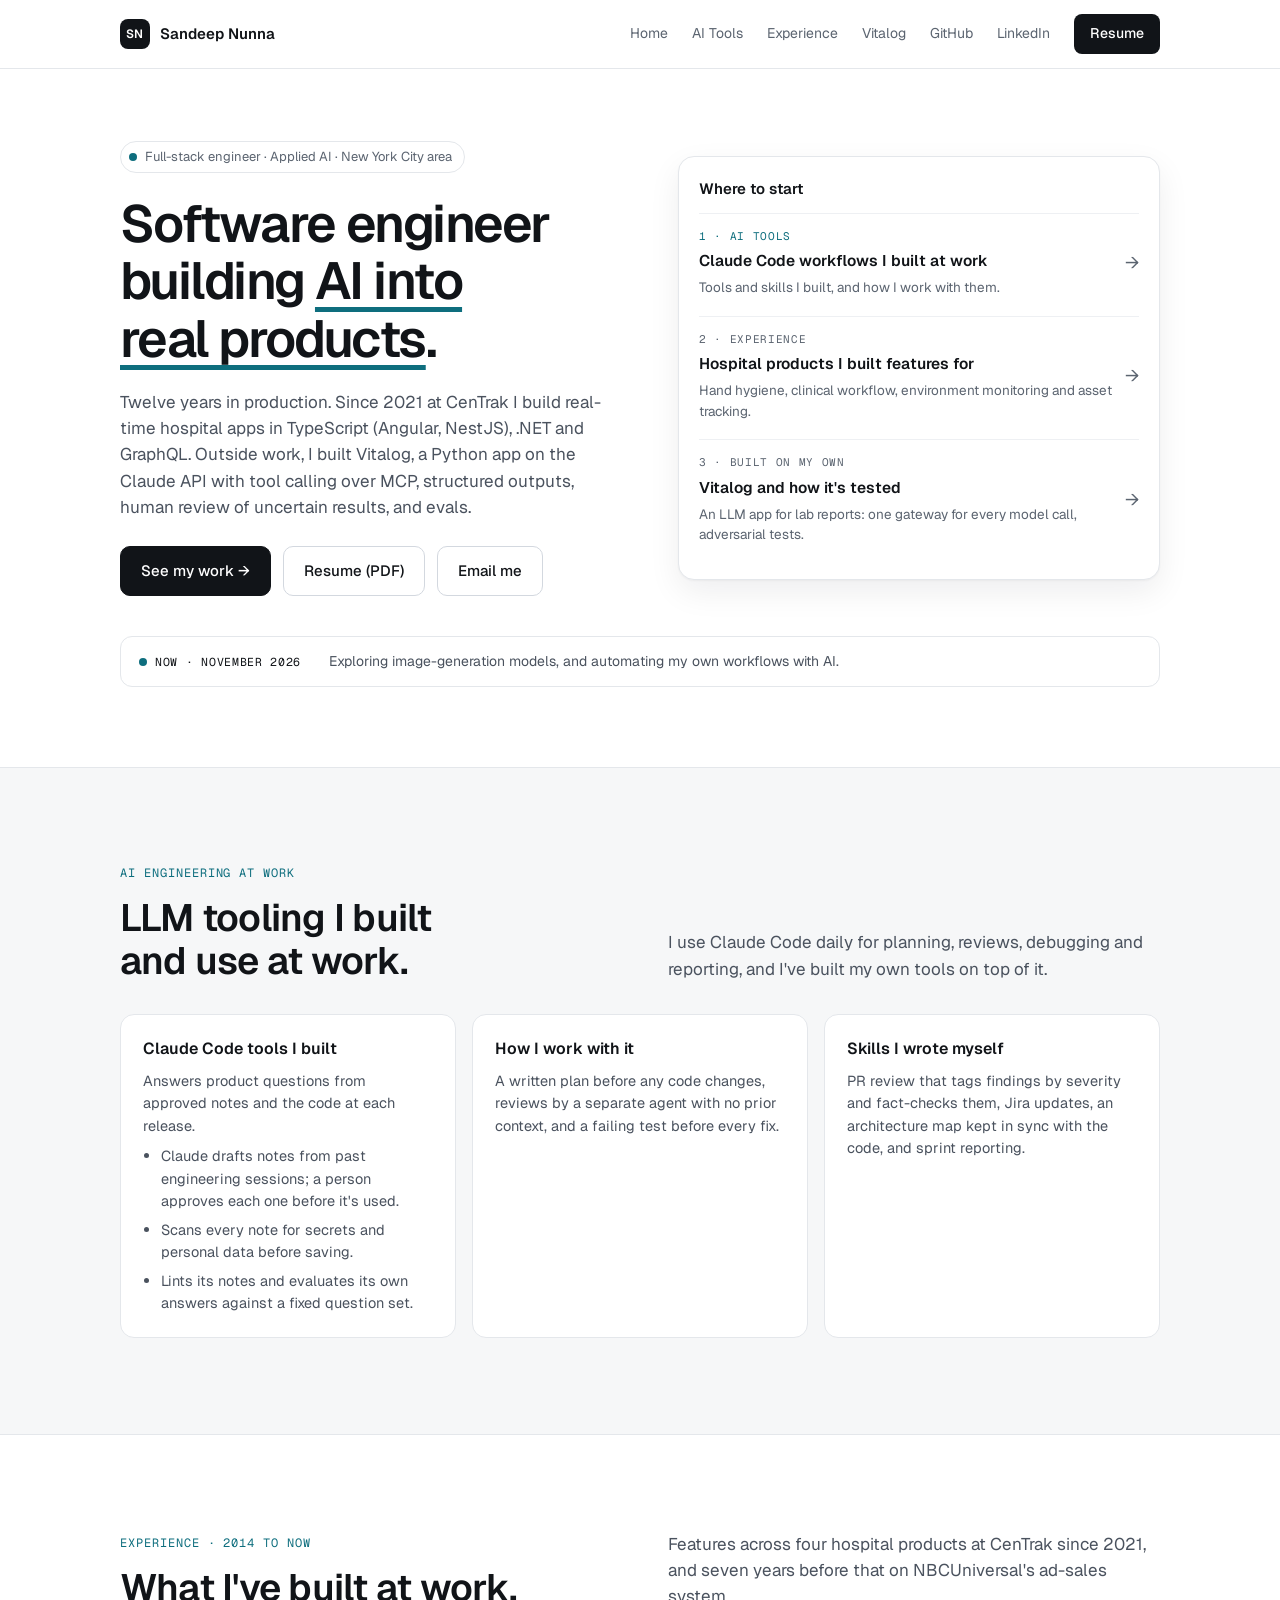
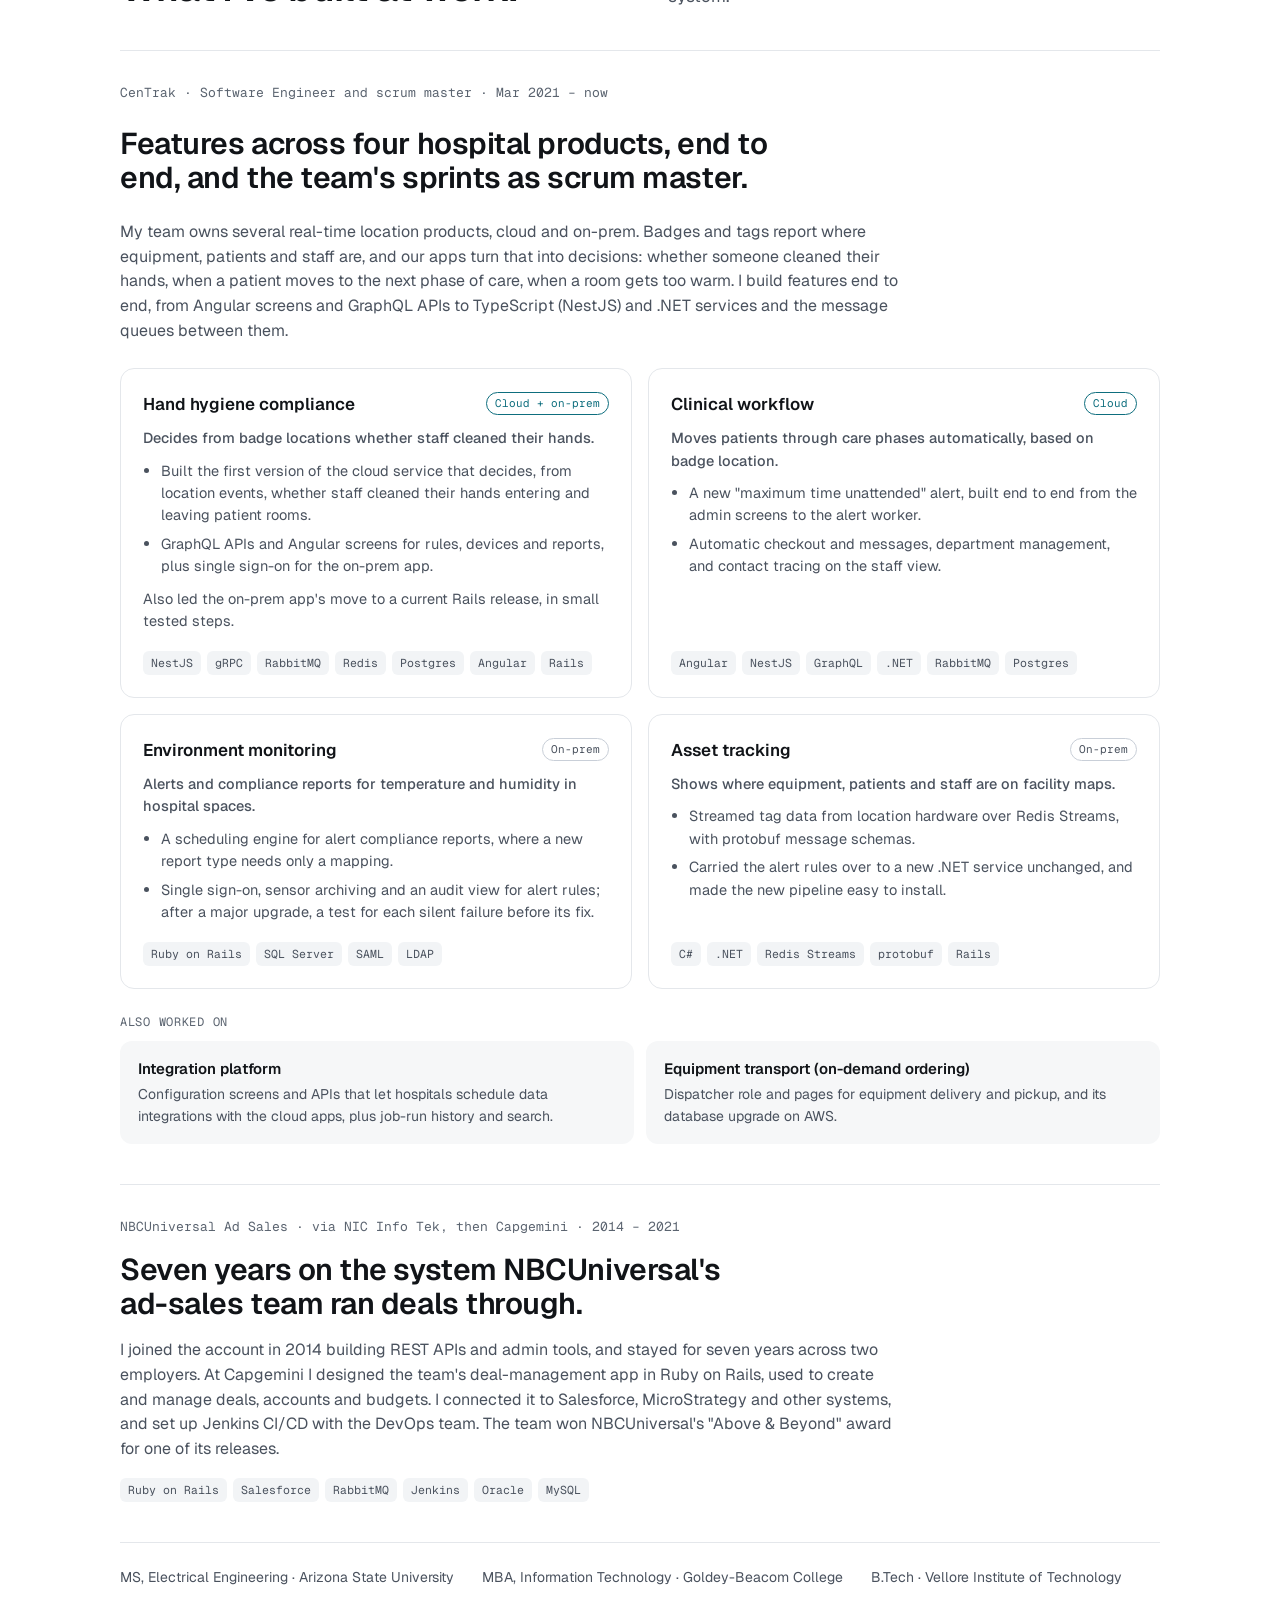
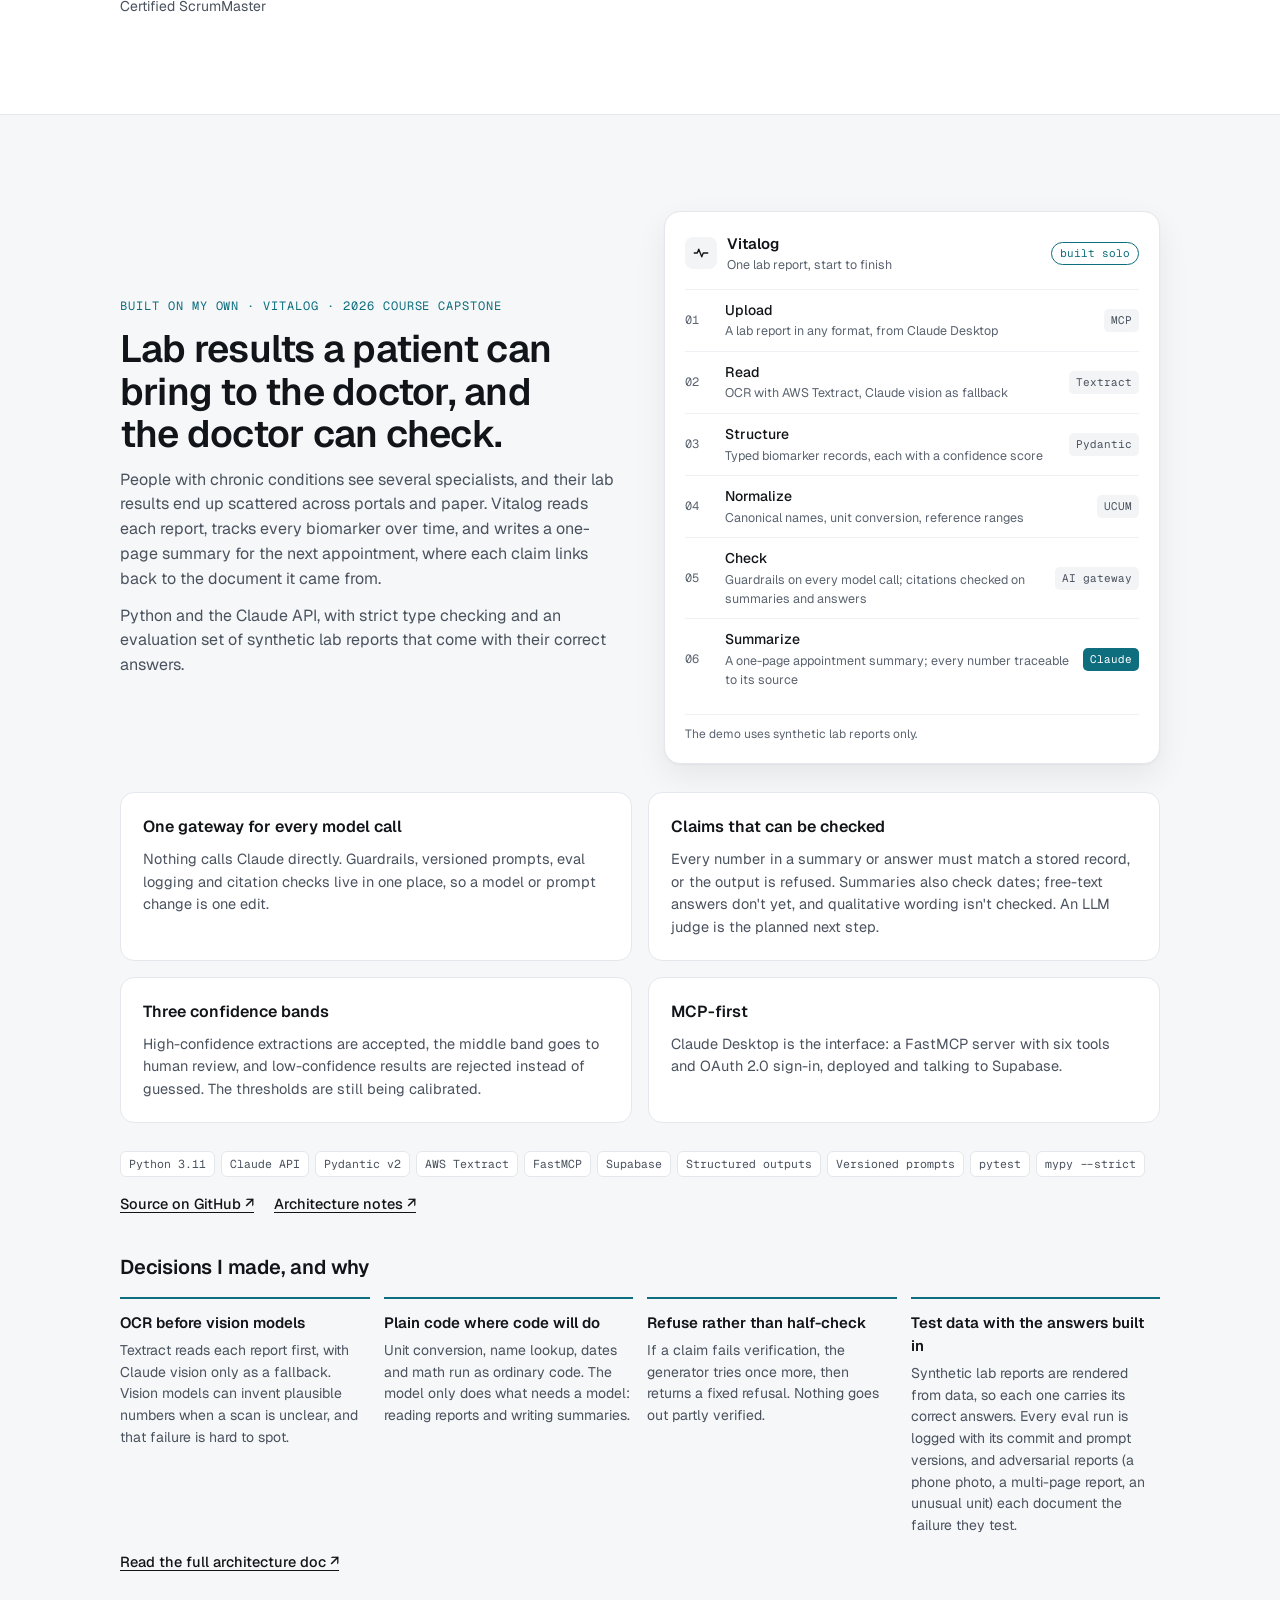
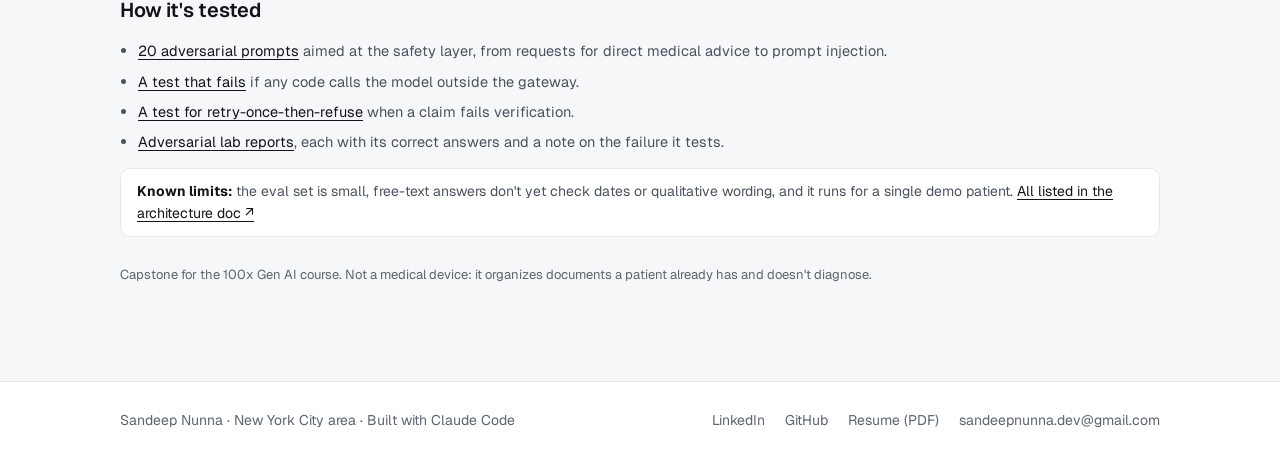
<file: index.html>
<!doctype html>
<html lang="en">
<head>
<meta charset="utf-8">
<meta name="viewport" content="width=device-width, initial-scale=1">
<title>Sandeep Nunna — Software engineer building AI into real products</title>
<meta name="description" content="Full-stack software engineer in the New York City area. Twelve years building production web apps; now building AI into real products with the Claude API and Claude Code.">
<link rel="canonical" href="https://sandeepnunna90.github.io/">
<meta name="theme-color" content="#FFFFFF">
<link rel="icon" href="assets/favicon.svg" type="image/svg+xml">

<meta property="og:type" content="profile">
<meta property="og:site_name" content="Sandeep Nunna">
<meta property="og:url" content="https://sandeepnunna90.github.io/">
<meta property="og:title" content="Sandeep Nunna — Software engineer building AI into real products">
<meta property="og:description" content="Twelve years building production web apps; now building AI into real products with the Claude API and Claude Code.">
<meta property="og:image" content="https://sandeepnunna90.github.io/assets/og.png">
<meta property="og:image:width" content="1200">
<meta property="og:image:height" content="630">
<meta property="og:image:alt" content="Sandeep Nunna. Software engineer building AI into real products.">
<meta property="profile:first_name" content="Sandeep">
<meta property="profile:last_name" content="Nunna">
<meta name="twitter:card" content="summary_large_image">
<meta name="twitter:title" content="Sandeep Nunna — Software engineer building AI into real products">
<meta name="twitter:description" content="Twelve years building production web apps; now building AI into real products with the Claude API and Claude Code.">
<meta name="twitter:image" content="https://sandeepnunna90.github.io/assets/og.png">

<script type="application/ld+json">
{
  "@context": "https://schema.org",
  "@type": "Person",
  "name": "Sandeep Nunna",
  "url": "https://sandeepnunna90.github.io/",
  "jobTitle": "Full-stack engineer",
  "homeLocation": { "@type": "Place", "name": "New York City area" },
  "knowsAbout": ["Full-stack development", "TypeScript", "Angular", "NestJS", ".NET", "GraphQL", "Ruby on Rails", "Python", "Claude API", "Claude Code", "Model Context Protocol", "LLM evaluation"],
  "email": "mailto:sandeepnunna.dev@gmail.com",
  "sameAs": ["https://www.linkedin.com/in/sandeep-nunna", "https://github.com/sandeepnunna90"]
}
</script>

<link rel="preconnect" href="https://fonts.googleapis.com">
<link rel="preconnect" href="https://fonts.gstatic.com" crossorigin>
<link rel="stylesheet" href="https://fonts.googleapis.com/css2?family=Geist:wght@400;500;600;700&amp;family=Geist+Mono:wght@400;500&amp;display=swap">
<link rel="stylesheet" href="assets/styles.css">
</head>
<body>
<a class="skip" href="#main">Skip to content</a>

<header class="site-header">
  <div class="wrap">
    <a class="brand" href="#top" aria-label="Sandeep Nunna, back to top">
      <span class="brand-mark" aria-hidden="true">SN</span>
      <span class="brand-name">Sandeep Nunna</span>
    </a>
    <nav class="site-nav" aria-label="Main">
      <a class="nav-home" href="#top">Home</a>
      <a class="nav-section" href="#ai">AI Tools</a>
      <a class="nav-section" href="#experience">Experience</a>
      <a class="nav-section" href="#vitalog">Vitalog</a>
      <a class="nav-ext" href="https://github.com/sandeepnunna90">GitHub</a>
      <a class="nav-ext" href="https://www.linkedin.com/in/sandeep-nunna">LinkedIn</a>
      <a class="btn-small" href="resume.pdf">Resume</a>
    </nav>
  </div>
</header>

<main id="main">

<section id="top" class="hero">
  <div class="wrap">
    <div class="hero-row">
      <div class="hero-text">
        <div class="pill"><span class="dot" aria-hidden="true"></span>Full-stack engineer · Applied AI · New York City area</div>
        <h1>Software engineer building <span class="underline">AI into real products</span>.</h1>
        <p class="lead">Twelve years in production. Since 2021 at CenTrak I build real-time hospital apps in TypeScript (Angular, NestJS), .NET and GraphQL. Outside work, I built Vitalog, a Python app on the Claude API with tool calling over MCP, structured outputs, human review of uncertain results, and evals.</p>
        <div class="btn-row">
          <a class="btn btn-primary" href="#experience">See my work →</a>
          <a class="btn" href="resume.pdf">Resume (PDF)</a>
          <a class="btn" href="mailto:sandeepnunna.dev@gmail.com">Email me</a>
        </div>
      </div>

      <nav class="review" aria-labelledby="review-title">
        <div class="review-title" id="review-title">Where to start</div>
        <a href="#ai">
          <span class="review-step">
            <span class="review-label is-accent">1 · AI Tools</span>
            <span class="review-head">Claude Code workflows I built at work</span>
            <span class="review-sub">Tools and skills I built, and how I work with them.</span>
          </span>
          <span class="review-arrow" aria-hidden="true">→</span>
        </a>
        <a href="#experience">
          <span class="review-step">
            <span class="review-label">2 · Experience</span>
            <span class="review-head">Hospital products I built features for</span>
            <span class="review-sub">Hand hygiene, clinical workflow, environment monitoring and asset tracking.</span>
          </span>
          <span class="review-arrow" aria-hidden="true">→</span>
        </a>
        <a href="#vitalog">
          <span class="review-step">
            <span class="review-label">3 · Built on my own</span>
            <span class="review-head">Vitalog and how it's tested</span>
            <span class="review-sub">An LLM app for lab reports: one gateway for every model call, adversarial tests.</span>
          </span>
          <span class="review-arrow" aria-hidden="true">→</span>
        </a>
      </nav>
    </div>

    <p class="now">
      <span class="now-label"><span class="dot" aria-hidden="true"></span>Now · November 2026</span>
      <span>Exploring image-generation models, and automating my own workflows with AI.</span>
    </p>
  </div>
</section>

<section id="ai" class="section band" aria-labelledby="ai-title">
  <div class="wrap">
    <div class="section-head">
      <div>
        <div class="eyebrow">AI engineering at work</div>
        <h2 id="ai-title">LLM tooling I built and use at work.</h2>
      </div>
      <p>I use Claude Code daily for planning, reviews, debugging and reporting, and I've built my own tools on top of it.</p>
    </div>
    <div class="grid-3">
      <article class="card">
        <h3 class="card-title">Claude Code tools I built</h3>
        <p>Answers product questions from approved notes and the code at each release.</p>
        <ul class="bullets">
          <li>Claude drafts notes from past engineering sessions; a person approves each one before it's used.</li>
          <li>Scans every note for secrets and personal data before saving.</li>
          <li>Lints its notes and evaluates its own answers against a fixed question set.</li>
        </ul>
      </article>
      <article class="card">
        <h3 class="card-title">How I work with it</h3>
        <p>A written plan before any code changes, reviews by a separate agent with no prior context, and a failing test before every fix.</p>
      </article>
      <article class="card">
        <h3 class="card-title">Skills I wrote myself</h3>
        <p>PR review that tags findings by severity and fact-checks them, Jira updates, an architecture map kept in sync with the code, and sprint reporting.</p>
      </article>
    </div>
  </div>
</section>

<section id="experience" class="section" aria-labelledby="experience-title">
  <div class="wrap">
    <div class="section-head">
      <div>
        <div class="eyebrow">Experience · 2014 to now</div>
        <h2 id="experience-title">What I've built at work.</h2>
      </div>
      <p>Features across four hospital products at CenTrak since 2021, and seven years before that on NBCUniversal's ad-sales system.</p>
    </div>

    <article class="job">
      <div class="job-meta">CenTrak · Software Engineer and scrum master · Mar 2021 – now</div>
      <h3>Features across four hospital products, end to end, and the team's sprints as scrum master.</h3>
      <p>My team owns several real-time location products, cloud and on-prem. Badges and tags report where equipment, patients and staff are, and our apps turn that into decisions: whether someone cleaned their hands, when a patient moves to the next phase of care, when a room gets too warm. I build features end to end, from Angular screens and GraphQL APIs to TypeScript (NestJS) and .NET services and the message queues between them.</p>

      <div class="grid-2">
        <section class="card product" aria-label="Hand hygiene compliance">
          <div class="product-top"><h4 class="product-name">Hand hygiene compliance</h4><span class="badge is-accent">Cloud + on-prem</span></div>
          <p class="product-what">Decides from badge locations whether staff cleaned their hands.</p>
          <ul class="bullets">
            <li>Built the first version of the cloud service that decides, from location events, whether staff cleaned their hands entering and leaving patient rooms.</li>
            <li>GraphQL APIs and Angular screens for rules, devices and reports, plus single sign-on for the on-prem app.</li>
          </ul>
          <p class="product-also">Also led the on-prem app's move to a current Rails release, in small tested steps.</p>
          <ul class="tags" aria-label="Technologies">
            <li>NestJS</li><li>gRPC</li><li>RabbitMQ</li><li>Redis</li><li>Postgres</li><li>Angular</li><li>Rails</li>
          </ul>
        </section>

        <section class="card product" aria-label="Clinical workflow">
          <div class="product-top"><h4 class="product-name">Clinical workflow</h4><span class="badge is-accent">Cloud</span></div>
          <p class="product-what">Moves patients through care phases automatically, based on badge location.</p>
          <ul class="bullets">
            <li>A new "maximum time unattended" alert, built end to end from the admin screens to the alert worker.</li>
            <li>Automatic checkout and messages, department management, and contact tracing on the staff view.</li>
          </ul>
          <ul class="tags" aria-label="Technologies">
            <li>Angular</li><li>NestJS</li><li>GraphQL</li><li>.NET</li><li>RabbitMQ</li><li>Postgres</li>
          </ul>
        </section>

        <section class="card product" aria-label="Environment monitoring">
          <div class="product-top"><h4 class="product-name">Environment monitoring</h4><span class="badge">On-prem</span></div>
          <p class="product-what">Alerts and compliance reports for temperature and humidity in hospital spaces.</p>
          <ul class="bullets">
            <li>A scheduling engine for alert compliance reports, where a new report type needs only a mapping.</li>
            <li>Single sign-on, sensor archiving and an audit view for alert rules; after a major upgrade, a test for each silent failure before its fix.</li>
          </ul>
          <ul class="tags" aria-label="Technologies">
            <li>Ruby on Rails</li><li>SQL Server</li><li>SAML</li><li>LDAP</li>
          </ul>
        </section>

        <section class="card product" aria-label="Asset tracking">
          <div class="product-top"><h4 class="product-name">Asset tracking</h4><span class="badge">On-prem</span></div>
          <p class="product-what">Shows where equipment, patients and staff are on facility maps.</p>
          <ul class="bullets">
            <li>Streamed tag data from location hardware over Redis Streams, with protobuf message schemas.</li>
            <li>Carried the alert rules over to a new .NET service unchanged, and made the new pipeline easy to install.</li>
          </ul>
          <ul class="tags" aria-label="Technologies">
            <li>C#</li><li>.NET</li><li>Redis Streams</li><li>protobuf</li><li>Rails</li>
          </ul>
        </section>
      </div>

      <div class="also">
        <div class="also-label">Also worked on</div>
        <div class="grid-2">
          <div class="also-item">
            <h4>Integration platform</h4>
            <p>Configuration screens and APIs that let hospitals schedule data integrations with the cloud apps, plus job-run history and search.</p>
          </div>
          <div class="also-item">
            <h4>Equipment transport (on-demand ordering)</h4>
            <p>Dispatcher role and pages for equipment delivery and pickup, and its database upgrade on AWS.</p>
          </div>
        </div>
      </div>
    </article>

    <article class="job is-compact">
      <div class="job-meta">NBCUniversal Ad Sales · via NIC Info Tek, then Capgemini · 2014 – 2021</div>
      <h3>Seven years on the system NBCUniversal's ad-sales team ran deals through.</h3>
      <p>I joined the account in 2014 building REST APIs and admin tools, and stayed for seven years across two employers. At Capgemini I designed the team's deal-management app in Ruby on Rails, used to create and manage deals, accounts and budgets. I connected it to Salesforce, MicroStrategy and other systems, and set up Jenkins CI/CD with the DevOps team. The team won NBCUniversal's "Above &amp; Beyond" award for one of its releases.</p>
      <ul class="tags" aria-label="Technologies">
        <li>Ruby on Rails</li><li>Salesforce</li><li>RabbitMQ</li><li>Jenkins</li><li>Oracle</li><li>MySQL</li>
      </ul>
    </article>

    <ul class="education" aria-label="Education and certification">
      <li>MS, Electrical Engineering · Arizona State University</li>
      <li>MBA, Information Technology · Goldey-Beacom College</li>
      <li>B.Tech · Vellore Institute of Technology</li>
      <li>Certified ScrumMaster</li>
    </ul>
  </div>
</section>

<section id="vitalog" class="section band" aria-labelledby="vitalog-title">
  <div class="wrap">
    <div class="vitalog-top">
      <div class="vitalog-text">
        <div class="eyebrow">Built on my own · Vitalog · 2026 course capstone</div>
        <h2 id="vitalog-title">Lab results a patient can bring to the doctor, and the doctor can check.</h2>
        <p>People with chronic conditions see several specialists, and their lab results end up scattered across portals and paper. Vitalog reads each report, tracks every biomarker over time, and writes a one-page summary for the next appointment, where each claim links back to the document it came from.</p>
        <p>Python and the Claude API, with strict type checking and an evaluation set of synthetic lab reports that come with their correct answers.</p>
      </div>
      <figure class="pipeline" aria-labelledby="pipeline-name">
        <div class="pipeline-head">
          <div class="pipeline-id">
            <span class="pipeline-icon"><svg width="18" height="18" viewBox="0 0 24 24" fill="none" stroke="#111418" stroke-width="1.8" stroke-linecap="round" stroke-linejoin="round" aria-hidden="true"><path d="M3 12h4l2-5 4 10 2-5h6"></path></svg></span>
            <div>
              <div class="pipeline-name" id="pipeline-name">Vitalog</div>
              <div class="pipeline-sub">One lab report, start to finish</div>
            </div>
          </div>
          <span class="badge is-accent">built solo</span>
        </div>
        <ol>
          <li><span class="step-no">01</span><div><div class="step-name">Upload</div><div class="step-what">A lab report in any format, from Claude Desktop</div></div><span class="step-tool">MCP</span></li>
          <li><span class="step-no">02</span><div><div class="step-name">Read</div><div class="step-what">OCR with AWS Textract, Claude vision as fallback</div></div><span class="step-tool">Textract</span></li>
          <li><span class="step-no">03</span><div><div class="step-name">Structure</div><div class="step-what">Typed biomarker records, each with a confidence score</div></div><span class="step-tool">Pydantic</span></li>
          <li><span class="step-no">04</span><div><div class="step-name">Normalize</div><div class="step-what">Canonical names, unit conversion, reference ranges</div></div><span class="step-tool">UCUM</span></li>
          <li><span class="step-no">05</span><div><div class="step-name">Check</div><div class="step-what">Guardrails on every model call; citations checked on summaries and answers</div></div><span class="step-tool">AI gateway</span></li>
          <li><span class="step-no">06</span><div><div class="step-name">Summarize</div><div class="step-what">A one-page appointment summary; every number traceable to its source</div></div><span class="step-tool is-accent">Claude</span></li>
        </ol>
        <figcaption class="pipeline-note">The demo uses synthetic lab reports only.</figcaption>
      </figure>
    </div>

    <div class="grid-2">
      <article class="card">
        <h3 class="card-title">One gateway for every model call</h3>
        <p>Nothing calls Claude directly. Guardrails, versioned prompts, eval logging and citation checks live in one place, so a model or prompt change is one edit.</p>
      </article>
      <article class="card">
        <h3 class="card-title">Claims that can be checked</h3>
        <p>Every number in a summary or answer must match a stored record, or the output is refused. Summaries also check dates; free-text answers don't yet, and qualitative wording isn't checked. An LLM judge is the planned next step.</p>
      </article>
      <article class="card">
        <h3 class="card-title">Three confidence bands</h3>
        <p>High-confidence extractions are accepted, the middle band goes to human review, and low-confidence results are rejected instead of guessed. The thresholds are still being calibrated.</p>
      </article>
      <article class="card">
        <h3 class="card-title">MCP-first</h3>
        <p>Claude Desktop is the interface: a FastMCP server with six tools and OAuth 2.0 sign-in, deployed and talking to Supabase.</p>
      </article>
    </div>

    <div class="stack-row">
      <ul class="tags is-outline" aria-label="Vitalog technologies">
        <li>Python 3.11</li><li>Claude API</li><li>Pydantic v2</li><li>AWS Textract</li><li>FastMCP</li><li>Supabase</li><li>Structured outputs</li><li>Versioned prompts</li><li>pytest</li><li>mypy --strict</li>
      </ul>
      <div class="link-row">
        <a href="https://github.com/sandeepnunna90/vitalog">Source on GitHub ↗</a>
        <a href="https://github.com/sandeepnunna90/vitalog/blob/main/docs/Vitalog_architecture.md">Architecture notes ↗</a>
      </div>
    </div>

    <div class="decisions-block">
      <h3 class="subhead">Decisions I made, and why</h3>
      <div class="decisions">
        <div class="decision">
          <h4>OCR before vision models</h4>
          <p>Textract reads each report first, with Claude vision only as a fallback. Vision models can invent plausible numbers when a scan is unclear, and that failure is hard to spot.</p>
        </div>
        <div class="decision">
          <h4>Plain code where code will do</h4>
          <p>Unit conversion, name lookup, dates and math run as ordinary code. The model only does what needs a model: reading reports and writing summaries.</p>
        </div>
        <div class="decision">
          <h4>Refuse rather than half-check</h4>
          <p>If a claim fails verification, the generator tries once more, then returns a fixed refusal. Nothing goes out partly verified.</p>
        </div>
        <div class="decision">
          <h4>Test data with the answers built in</h4>
          <p>Synthetic lab reports are rendered from data, so each one carries its correct answers. Every eval run is logged with its commit and prompt versions, and adversarial reports (a phone photo, a multi-page report, an unusual unit) each document the failure they test.</p>
        </div>
      </div>
      <a href="https://github.com/sandeepnunna90/vitalog/blob/main/docs/Vitalog_architecture.md#10-architectural-decisions-log-adrs" class="link-row">Read the full architecture doc ↗</a>

      <h3 class="subhead is-spaced">How it's tested</h3>
      <ul class="tests">
        <li><a href="https://github.com/sandeepnunna90/vitalog/tree/main/tests/adversarial/prompts">20 adversarial prompts</a> aimed at the safety layer, from requests for direct medical advice to prompt injection.</li>
        <li><a href="https://github.com/sandeepnunna90/vitalog/blob/main/tests/gateway/test_no_direct_anthropic_imports.py">A test that fails</a> if any code calls the model outside the gateway.</li>
        <li><a href="https://github.com/sandeepnunna90/vitalog/blob/main/tests/gateway/test_layer3_retry_then_refuse.py">A test for retry-once-then-refuse</a> when a claim fails verification.</li>
        <li><a href="https://github.com/sandeepnunna90/vitalog/tree/main/eval_corpus/adversarial">Adversarial lab reports</a>, each with its correct answers and a note on the failure it tests.</li>
      </ul>
      <p class="limits"><b>Known limits:</b> the eval set is small, free-text answers don't yet check dates or qualitative wording, and it runs for a single demo patient. <a href="https://github.com/sandeepnunna90/vitalog/blob/main/docs/Vitalog_architecture.md#12-open-questions--known-limitations">All listed in the architecture doc ↗</a></p>
    </div>
    <p class="fineprint">Capstone for the 100x Gen AI course. Not a medical device: it organizes documents a patient already has and doesn't diagnose.</p>
  </div>
</section>

</main>

<footer id="contact" class="site-footer">
  <div class="wrap">
    <div>Sandeep Nunna · New York City area · Built with Claude Code</div>
    <nav aria-label="Contact">
      <a href="https://www.linkedin.com/in/sandeep-nunna">LinkedIn</a>
      <a href="https://github.com/sandeepnunna90">GitHub</a>
      <a href="resume.pdf">Resume (PDF)</a>
      <a href="mailto:sandeepnunna.dev@gmail.com">sandeepnunna.dev@gmail.com</a>
    </nav>
  </div>
</footer>
</body>
</html>
</file>
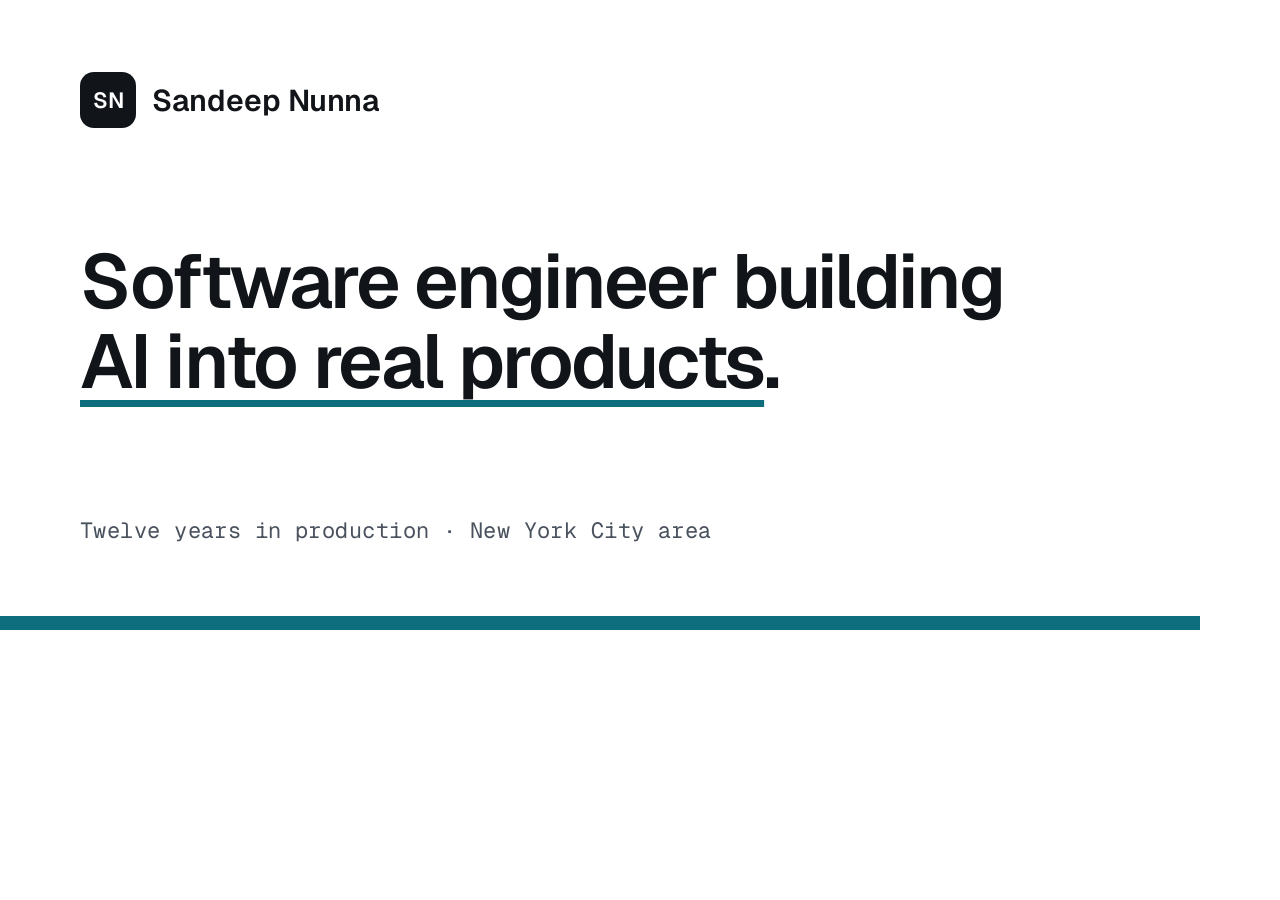
<file: assets/og.html>
<!doctype html>
<!-- Source for og.png (1200x630). Regenerate with headless Chrome:
     "Google Chrome" --headless=new --hide-scrollbars --window-size=1200,630 --virtual-time-budget=5000 --screenshot=assets/og.png assets/og.html -->
<html lang="en">
<head>
<meta charset="utf-8">
<link rel="stylesheet" href="https://fonts.googleapis.com/css2?family=Geist:wght@400;500;600&amp;family=Geist+Mono:wght@400;500&amp;display=swap">
<style>
  html, body { margin: 0; width: 1200px; height: 630px; overflow: hidden; }
  body {
    box-sizing: border-box; padding: 72px 80px; background: #FFFFFF; color: #111418;
    font-family: Geist, Inter, system-ui, sans-serif; display: flex; flex-direction: column; justify-content: space-between;
    border-bottom: 14px solid #0E6E7E;
  }
  .top { display: flex; align-items: center; gap: 16px; }
  .mark { width: 56px; height: 56px; border-radius: 14px; background: #111418; color: #fff; display: flex; align-items: center; justify-content: center; font-weight: 600; font-size: 22px; }
  .name { font-size: 30px; font-weight: 600; }
  h1 { margin: 0; font-size: 76px; line-height: 1.05; letter-spacing: -0.03em; font-weight: 600; max-width: 980px; }
  u { text-decoration-color: #0E6E7E; text-decoration-thickness: 7px; text-underline-offset: 12px; text-decoration-skip-ink: none; }
  .meta { font-family: "Geist Mono", ui-monospace, monospace; font-size: 22px; color: #4A525E; letter-spacing: 0.02em; }
</style>
</head>
<body>
  <div class="top"><div class="mark">SN</div><div class="name">Sandeep Nunna</div></div>
  <h1>Software engineer building <u>AI into real products</u>.</h1>
  <div class="meta">Twelve years in production · New York City area</div>
</body>
</html>
</file>
<file: assets/styles.css>
:root {
  color-scheme: light;
  --ink: #111418;
  --ink-2: #2E343D;
  --body: #4A525E;
  --muted: #5B6470;
  --line: #E4E7EB;
  --line-soft: #EEF0F3;
  --line-strong: #D3D8DF;
  --band: #F6F7F8;
  --tag: #F2F4F6;
  --paper: #FFFFFF;
  --accent: #0E6E7E;
  --sans: Geist, Inter, system-ui, -apple-system, "Segoe UI", sans-serif;
  --mono: "Geist Mono", ui-monospace, SFMono-Regular, Menlo, monospace;
  --maxw: 1120px;
  --gutter: clamp(20px, 4vw, 40px);
  --section-y: clamp(64px, 8vw, 96px);
  --shadow-lift: 0 1px 2px rgba(17, 20, 24, 0.04), 0 12px 32px rgba(17, 20, 24, 0.07);
}

*, *::before, *::after { box-sizing: border-box; }

html { scroll-behavior: smooth; scroll-padding-top: 76px; -webkit-text-size-adjust: 100%; }
@media (prefers-reduced-motion: reduce) { html { scroll-behavior: auto; } }

body {
  margin: 0;
  background: var(--paper);
  color: var(--ink);
  font-family: var(--sans);
  font-size: 16px;
  line-height: 1.55;
  -webkit-font-smoothing: antialiased;
  overflow-wrap: break-word;
}

a { color: var(--ink); text-underline-offset: 0.18em; }
a:hover { color: var(--accent); }
:focus-visible { outline: 2px solid var(--accent); outline-offset: 3px; border-radius: 4px; }

h1, h2, h3, h4, p, ul, ol, figure { margin: 0; }
h3.card-title { font-size: 16px; }
.link-row:is(a) { font-size: 14.5px; font-weight: 500; align-self: flex-start; }

.skip {
  position: absolute; left: 12px; top: -48px; z-index: 20;
  background: var(--ink); color: #fff; padding: 10px 14px; border-radius: 8px; text-decoration: none;
}
.skip:focus { top: 12px; color: #fff; }

.wrap { max-width: var(--maxw); margin: 0 auto; padding-inline: var(--gutter); }

.mono { font-family: var(--mono); }
.eyebrow {
  font-family: var(--mono); font-size: 12px; letter-spacing: 0.08em; text-transform: uppercase; color: var(--accent);
}

/* Header */
.site-header {
  position: sticky; top: 0; z-index: 10;
  background: rgba(255, 255, 255, 0.92);
  -webkit-backdrop-filter: blur(8px); backdrop-filter: blur(8px);
  border-bottom: 1px solid var(--line);
}
.site-header .wrap {
  display: flex; justify-content: space-between; align-items: center; gap: 12px 16px;
  padding-block: 14px;
}
.brand { display: flex; align-items: center; gap: 10px; text-decoration: none; }
.brand-mark {
  display: inline-flex; width: 30px; height: 30px; border-radius: 8px; background: var(--ink); color: #fff;
  align-items: center; justify-content: center; font-size: 12px; font-weight: 600; letter-spacing: 0.02em;
}
.brand-name { font-weight: 600; font-size: 15px; white-space: nowrap; }
.site-nav { display: flex; flex-wrap: wrap; align-items: center; justify-content: flex-end; gap: 8px 24px; font-size: 14px; }
.site-nav a { text-decoration: none; color: var(--muted); }
.site-nav a:hover { color: var(--accent); }
.site-nav .btn-small {
  background: var(--ink); color: #fff; padding: 9px 16px; border-radius: 8px; font-weight: 500;
  min-height: 40px; display: inline-flex; align-items: center;
}
.site-nav .btn-small:hover { color: #fff; background: #000; }
@media (max-width: 640px) {
  .site-nav .nav-section { display: none; }
  .site-nav { gap: 8px 16px; }
}
/* On phones keep the header to one line: Home, Resume; GitHub and LinkedIn stay in the footer. */
@media (max-width: 480px) {
  .site-nav .nav-ext { display: none; }
}

/* Buttons */
.btn-row { display: flex; flex-wrap: wrap; gap: 12px; padding-top: 4px; }
.btn {
  display: inline-flex; align-items: center; min-height: 44px; padding: 12px 20px; border-radius: 10px;
  font-weight: 500; font-size: 15px; text-decoration: none; border: 1px solid var(--line-strong); color: var(--ink);
}
.btn-primary { background: var(--ink); color: #fff; border-color: var(--ink); }
.btn-primary:hover { color: #fff; background: #000; }

/* Hero */
.hero .wrap { padding-block: 72px 80px; display: flex; flex-direction: column; gap: 40px; }
.hero-row { display: flex; flex-wrap: wrap; gap: 56px; align-items: center; }
.hero-text { flex: 1 1 440px; min-width: 0; display: flex; flex-direction: column; gap: 22px; }
.pill {
  display: inline-flex; align-self: flex-start; align-items: center; gap: 8px;
  border: 1px solid var(--line); border-radius: 999px; padding: 5px 12px 5px 8px; font-size: 13px; color: var(--muted);
}
.dot { width: 8px; height: 8px; border-radius: 50%; background: var(--accent); flex: none; }
.hero h1 {
  font-size: clamp(36px, 4.2vw, 52px); line-height: 1.1; letter-spacing: -0.03em; font-weight: 600; text-wrap: balance;
}
.underline {
  text-decoration-line: underline; text-decoration-color: var(--accent); text-decoration-thickness: 0.09em;
  text-underline-offset: 0.16em; text-decoration-skip-ink: none;
}
.lead { font-size: 17px; color: var(--body); max-width: 60ch; }

.review {
  flex: 1 1 420px; min-width: 0; border: 1px solid var(--line); border-radius: 16px; background: var(--paper);
  box-shadow: var(--shadow-lift); padding: 20px; display: flex; flex-direction: column; gap: 4px;
}
.review-title { font-weight: 600; font-size: 15px; padding-bottom: 8px; }
.review a {
  text-decoration: none; display: grid; grid-template-columns: minmax(0, 1fr) auto; gap: 12px; align-items: center;
  padding: 14px 0; border-top: 1px solid var(--line-soft);
}
.review a:hover .review-head { color: var(--accent); }
.review-step { display: flex; flex-direction: column; gap: 4px; min-width: 0; }
.review-label { font-family: var(--mono); font-size: 11px; letter-spacing: 0.06em; text-transform: uppercase; color: var(--muted); }
.review-label.is-accent { color: var(--accent); }
.review-head { font-weight: 600; font-size: 15.5px; color: var(--ink); }
.review-sub { font-size: 13.5px; color: var(--muted); }
.review-arrow { color: var(--muted); font-size: 18px; }

.now {
  display: flex; flex-wrap: wrap; align-items: center; gap: 10px 28px;
  border: 1px solid var(--line); border-radius: 12px; padding: 14px 18px; font-size: 14px; color: var(--body);
}
.now-label {
  display: inline-flex; align-items: center; gap: 8px; font-family: var(--mono); font-size: 11.5px;
  letter-spacing: 0.06em; text-transform: uppercase; color: var(--ink); white-space: nowrap;
}

/* Sections */
.section .wrap { padding-block: var(--section-y); display: flex; flex-direction: column; gap: 32px; }
.band { background: var(--band); border-top: 1px solid var(--line); border-bottom: 1px solid var(--line); }
.section-head {
  display: grid; grid-template-columns: repeat(auto-fit, minmax(min(100%, 320px), 1fr)); gap: 16px 56px; align-items: end;
}
.section-head > div { display: flex; flex-direction: column; gap: 14px; }
.section h2 {
  font-size: clamp(28px, 3vw, 38px); line-height: 1.12; letter-spacing: -0.02em; font-weight: 600; text-wrap: balance;
}
.section-head p { color: var(--body); font-size: 17px; }

/* Three cards: one row on desktop, one column below 900px (never 2 + 1). */
.grid-3 { display: grid; grid-template-columns: repeat(3, minmax(0, 1fr)); gap: 16px; }
@media (max-width: 900px) { .grid-3 { grid-template-columns: minmax(0, 1fr); } }
.grid-2 { display: grid; grid-template-columns: repeat(auto-fit, minmax(min(100%, 420px), 1fr)); gap: 16px; }

.card {
  background: var(--paper); border: 1px solid var(--line); border-radius: 14px; padding: 22px;
  display: flex; flex-direction: column; gap: 8px; min-width: 0;
}
.card-title { font-weight: 600; }
.card p, .card li { font-size: 14.5px; color: var(--body); }
.bullets { padding-left: 18px; display: flex; flex-direction: column; gap: 6px; }

/* Experience */
#experience .wrap { gap: 40px; }
.job { display: flex; flex-direction: column; gap: 24px; padding-top: 32px; border-top: 1px solid var(--line); }
.job.is-compact { gap: 16px; }
.job-meta { font-family: var(--mono); font-size: 13px; color: var(--muted); }
.job h3 {
  font-size: clamp(24px, 2.4vw, 30px); line-height: 1.15; letter-spacing: -0.015em; font-weight: 600;
  text-wrap: balance; max-width: 820px;
}
.job > p { color: var(--body); max-width: 780px; }

.product { gap: 10px; }
.product-top { display: flex; justify-content: space-between; align-items: center; gap: 10px; }
.product-name { font-weight: 600; font-size: 17px; }
.product-what { font-size: 15px; font-weight: 500; color: var(--ink-2); }
.product-also { font-size: 13.5px; color: var(--muted); }
.badge {
  font-family: var(--mono); font-size: 11px; border-radius: 999px; padding: 2px 8px; white-space: nowrap;
  color: var(--body); border: 1px solid #C9CFD8;
}
.badge.is-accent { color: var(--accent); border-color: var(--accent); }

.tags { display: flex; flex-wrap: wrap; gap: 6px; padding: 0; list-style: none; }
.product .tags { margin-top: auto; padding-top: 8px; }
.tags li {
  font-family: var(--mono); font-size: 11.5px; color: var(--body); background: var(--tag); border-radius: 6px; padding: 3px 8px;
}
.band .tags.is-outline li { background: var(--paper); border: 1px solid var(--line); }

.also { display: flex; flex-direction: column; gap: 10px; }
.also-label { font-family: var(--mono); font-size: 12px; letter-spacing: 0.06em; text-transform: uppercase; color: var(--muted); }
.also .grid-2 { gap: 12px; grid-template-columns: repeat(auto-fit, minmax(min(100%, 320px), 1fr)); }
.also-item { background: var(--band); border-radius: 12px; padding: 16px 18px; display: flex; flex-direction: column; gap: 4px; }
.also-item h4 { margin: 0; font-weight: 600; font-size: 15px; }
.also-item p { font-size: 14px; color: var(--body); }

.education {
  display: flex; flex-wrap: wrap; gap: 8px 28px; font-size: 14px; color: var(--body); padding: 24px 0 0; margin: 0;
  border-top: 1px solid var(--line); list-style: none;
}

/* Vitalog */
#vitalog .wrap { gap: 28px; }
.vitalog-top { display: flex; flex-wrap: wrap; gap: 48px; align-items: center; }
.vitalog-text { flex: 1 1 420px; min-width: 0; display: flex; flex-direction: column; gap: 12px; }
.vitalog-text p { color: var(--body); }
.pipeline {
  flex: 1 1 420px; min-width: 0; border: 1px solid var(--line); border-radius: 16px; background: var(--paper);
  box-shadow: var(--shadow-lift); padding: 20px; display: flex; flex-direction: column; gap: 14px;
}
.pipeline-head { display: flex; justify-content: space-between; align-items: center; gap: 12px; }
.pipeline-id { display: flex; align-items: center; gap: 10px; }
.pipeline-icon {
  display: inline-flex; width: 32px; height: 32px; border-radius: 8px; background: var(--tag);
  align-items: center; justify-content: center;
}
.pipeline-name { font-weight: 600; font-size: 15px; }
.pipeline-sub { font-size: 12.5px; color: var(--muted); }
.pipeline ol { list-style: none; padding: 0; display: flex; flex-direction: column; }
.pipeline li {
  display: grid; grid-template-columns: 30px minmax(0, 1fr) auto; gap: 10px; align-items: center;
  padding: 10px 0; border-top: 1px solid var(--line-soft);
}
.step-no { font-family: var(--mono); font-size: 12px; color: var(--muted); }
.step-name { font-weight: 500; font-size: 14px; }
.step-what { font-size: 12.5px; color: var(--muted); }
.step-tool { font-family: var(--mono); font-size: 11px; color: var(--body); background: var(--tag); border-radius: 5px; padding: 3px 7px; white-space: nowrap; }
.step-tool.is-accent { color: #fff; background: var(--accent); }
.pipeline-note { font-size: 12px; color: var(--muted); border-top: 1px solid var(--line-soft); padding-top: 10px; }

.stack-row { display: flex; flex-wrap: wrap; justify-content: space-between; align-items: center; gap: 16px; }
.link-row { display: flex; flex-wrap: wrap; gap: 20px; font-size: 14.5px; font-weight: 500; }

.subhead { font-size: 20px; font-weight: 600; letter-spacing: -0.01em; }
.decisions-block { display: flex; flex-direction: column; gap: 14px; padding-top: 8px; }
/* Four decisions: 4 across, then 2 + 2, then one column (never 3 + 1). */
.decisions { display: grid; grid-template-columns: repeat(4, minmax(0, 1fr)); gap: 14px; }
@media (max-width: 960px) { .decisions { grid-template-columns: repeat(2, minmax(0, 1fr)); } }
@media (max-width: 560px) { .decisions { grid-template-columns: minmax(0, 1fr); } }
.decision { border-top: 2px solid var(--accent); padding-top: 12px; display: flex; flex-direction: column; gap: 6px; }
.decision h4 { margin: 0; font-weight: 600; font-size: 15px; }
.decision p { font-size: 14px; color: var(--body); }
.decisions-block .subhead.is-spaced { margin-top: 8px; }
.tests { padding-left: 18px; display: flex; flex-direction: column; gap: 8px; font-size: 14.5px; color: var(--body); }
.limits {
  font-size: 14px; color: var(--body); background: var(--paper); border: 1px solid var(--line); border-radius: 10px; padding: 12px 16px;
}
.limits b { color: var(--ink); }
.fineprint { font-size: 13px; color: var(--muted); }

/* Footer */
.site-footer .wrap {
  padding-block: 28px 40px; display: flex; flex-wrap: wrap; justify-content: space-between; align-items: center;
  gap: 16px; font-size: 14px; color: var(--muted);
}
.site-footer nav { display: flex; flex-wrap: wrap; gap: 20px; }
.site-footer a { text-decoration: none; color: var(--muted); }
.site-footer a:hover { color: var(--accent); }
</file>
